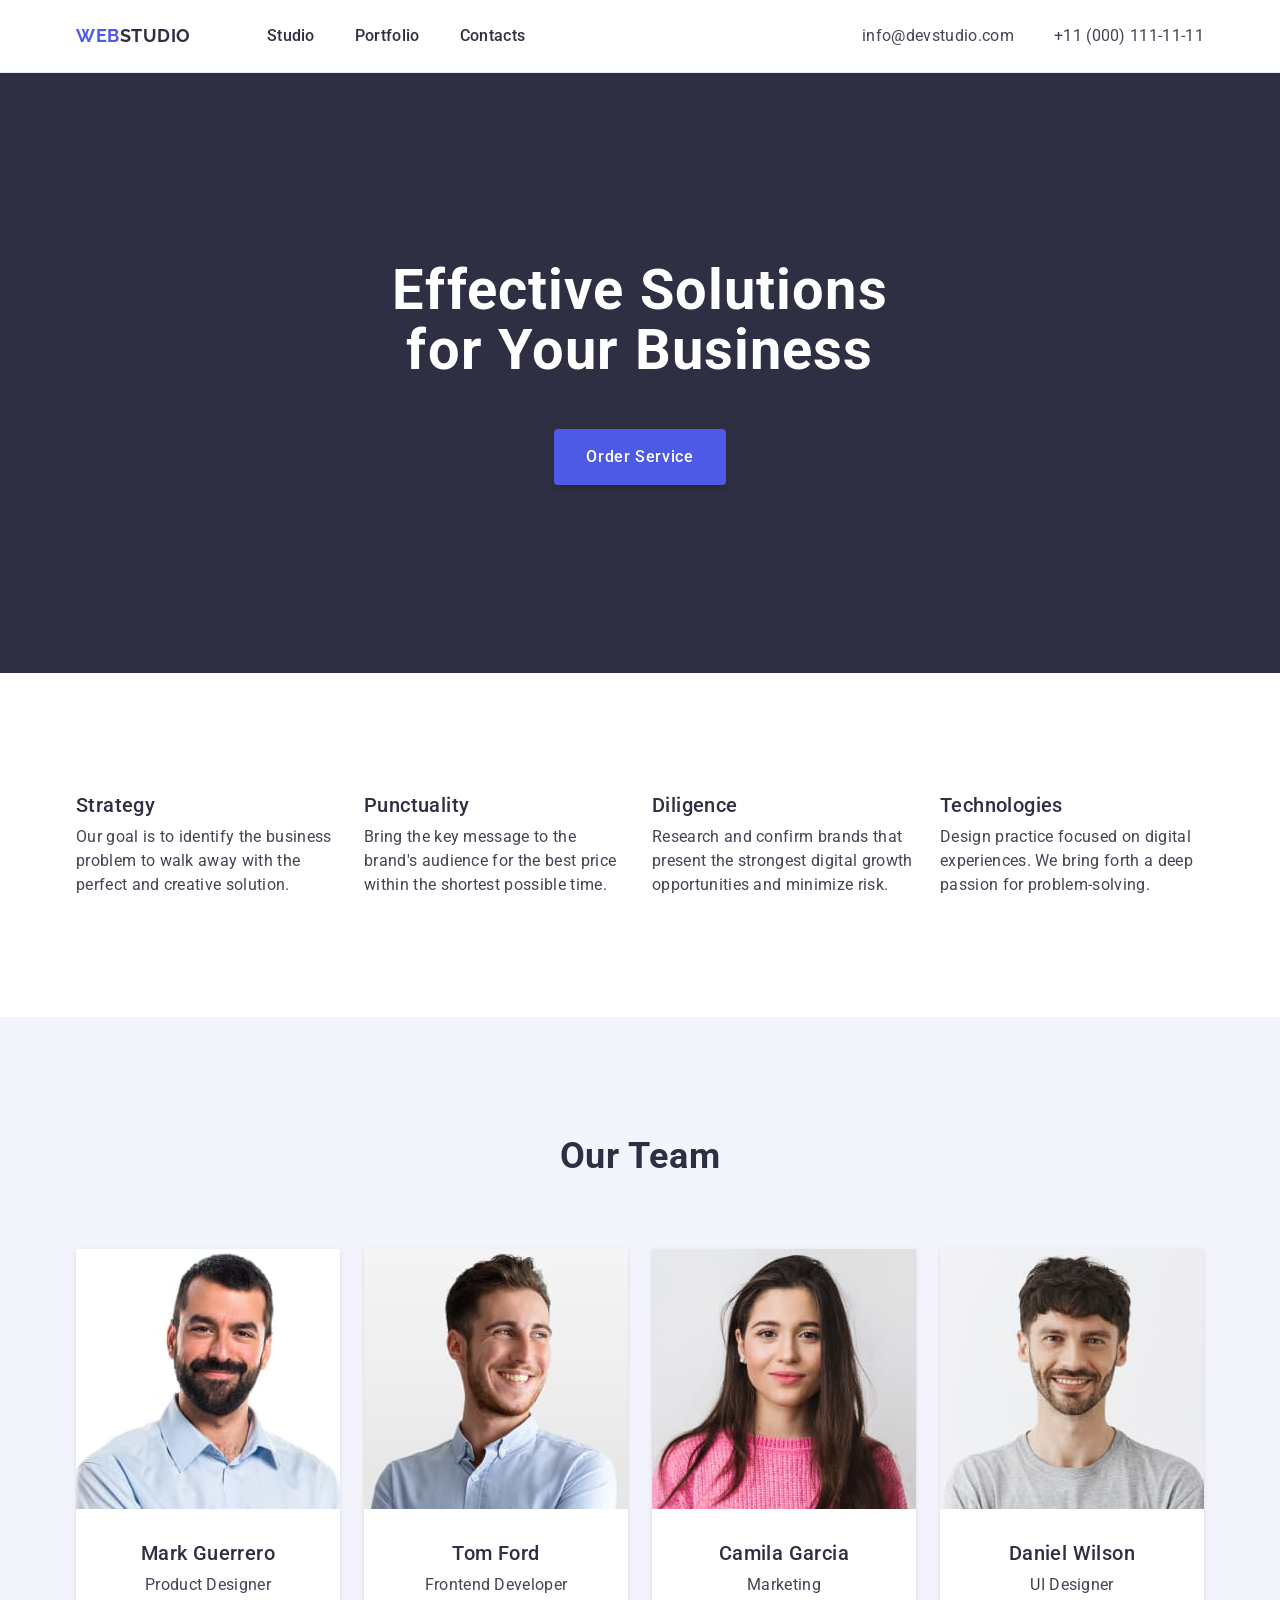
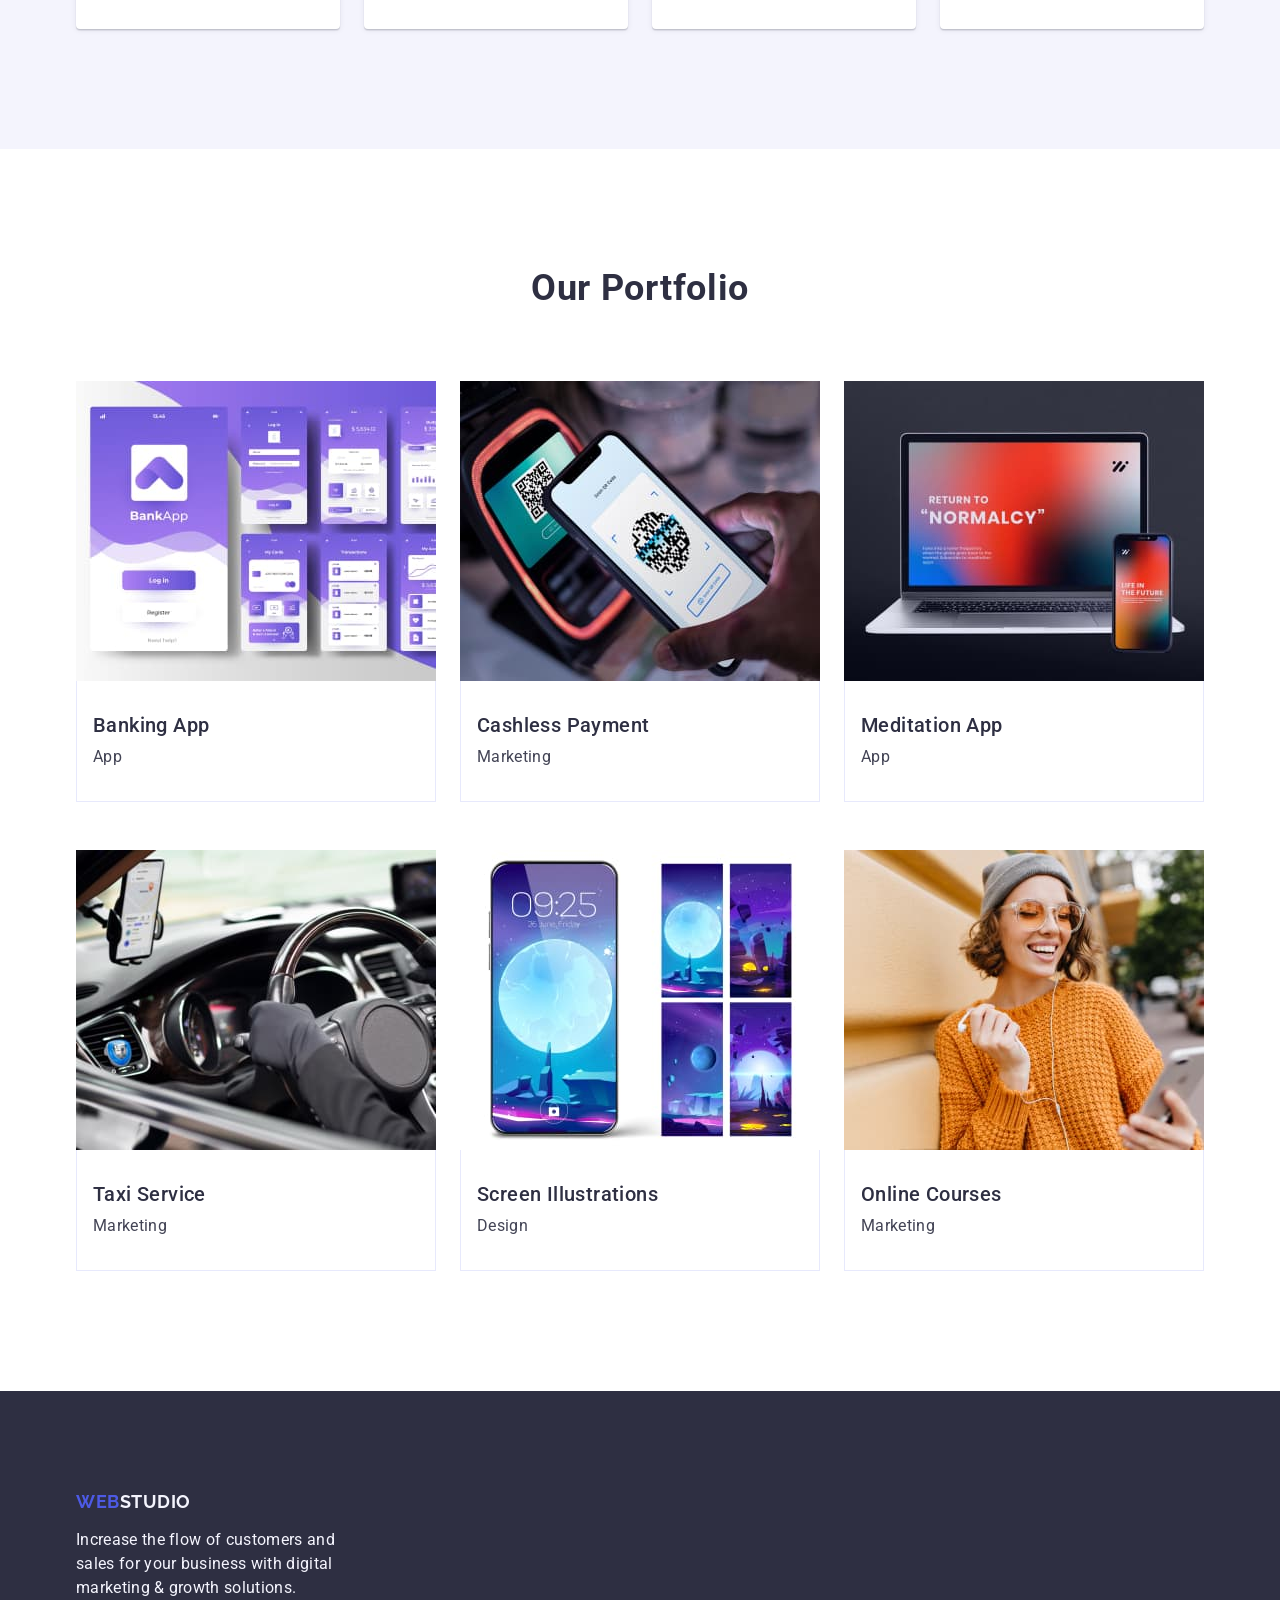
<file: index.html>
<!DOCTYPE html>
<html lang="en">
  <head>
    <meta charset="UTF-8" />
    <meta name="viewport" content="width=device-width, initial-scale=1.0" />

    <title>Studio</title>

    <link
      rel="stylesheet"
      href="https://cdnjs.cloudflare.com/ajax/libs/modern-normalize/2.0.0/modern-normalize.min.css"
    />

    <link rel="preconnect" href="https://fonts.googleapis.com" />
    <link rel="preconnect" href="https://fonts.gstatic.com" crossorigin />
    <link
      href="https://fonts.googleapis.com/css2?family=Raleway:wght@700&family=Roboto:wght@400;500;700&display=swap"
      rel="stylesheet"
    />

    <link rel="stylesheet" href="./css/styles.css" />
  </head>
  <body>
    <!-- Header -->
    <header class="header">
      <div class="container header-container">
        <nav class="nav">
          <a class="nav-logo link" href="./index.html"
            >Web<span class="nav-accent">Studio</span></a
          >
          <ul class="nav-list list">
            <li class="nav-item">
              <a class="nav-link link" href="./index.html">Studio</a>
            </li>
            <li class="nav-item">
              <a class="nav-link link" href="">Portfolio</a>
            </li>
            <li class="nav-item">
              <a class="nav-link link" href="">Contacts</a>
            </li>
          </ul>
        </nav>
        <address class="contact">
          <ul class="contact-list list">
            <li class="contact-item">
              <a class="contact-link link" href="mailto:info@devstudio.com"
                >info@devstudio.com</a
              >
            </li>
            <li class="contact-item">
              <a class="contact-link link" href="tel:+110001111111"
                >+11 (000) 111-11-11</a
              >
            </li>
          </ul>
        </address>
      </div>
    </header>

    <!-- Main content -->
    <main>
      <!-- Hero -->
      <section class="hero">
        <div class="container">
          <h1 class="hero-title">Effective Solutions for Your Business</h1>
          <button class="hero-button" type="button">Order Service</button>
        </div>
      </section>
      <!-- Features -->
      <section class="features section">
        <div class="container">
          <h2 class="title visually-hidden">Features</h2>
          <ul class="features-list list">
            <li class="features-item">
              <h3 class="subtitle">Strategy</h3>
              <p class="features-text">
                Our goal is to identify the business problem to walk away with
                the perfect and creative solution.
              </p>
            </li>
            <li class="features-item">
              <h3 class="subtitle">Punctuality</h3>
              <p class="features-text">
                Bring the key message to the brand's audience for the best price
                within the shortest possible time.
              </p>
            </li>
            <li class="features-item">
              <h3 class="subtitle">Diligence</h3>
              <p class="features-text">
                Research and confirm brands that present the strongest digital
                growth opportunities and minimize risk.
              </p>
            </li>
            <li class="features-item">
              <h3 class="subtitle">Technologies</h3>
              <p class="features-text">
                Design practice focused on digital experiences. We bring forth a
                deep passion for problem-solving.
              </p>
            </li>
          </ul>
        </div>
      </section>
      <!-- Team -->
      <section class="team section">
        <div class="container">
          <h2 class="title team-title">Our Team</h2>
          <ul class="team-list list">
            <li class="team-item">
              <img
                src="./images/team/mark-guerrero.jpg"
                alt="Mark Guerrero avatar"
                width="264"
                height="260"
              />
              <div class="team-box">
                <h3 class="subtitle">Mark Guerrero</h3>
                <p class="team-text">Product Designer</p>
              </div>
            </li>
            <li class="team-item">
              <img
                src="./images/team/tom-ford.jpg"
                alt="Tom Ford avatar"
                width="264"
                height="260"
              />
              <div class="team-box">
                <h3 class="subtitle">Tom Ford</h3>
                <p class="team-text">Frontend Developer</p>
              </div>
            </li>
            <li class="team-item">
              <img
                src="./images/team/camila-garcia.jpg"
                alt="Camila Garcia avatar"
                width="264"
                height="260"
              />
              <div class="team-box">
                <h3 class="subtitle">Camila Garcia</h3>
                <p class="team-text">Marketing</p>
              </div>
            </li>
            <li class="team-item">
              <img
                src="./images/team/daniel-wilson.jpg"
                alt="Daniel Wilson avatar"
                width="264"
                height="260"
              />
              <div class="team-box">
                <h3 class="subtitle">Daniel Wilson</h3>
                <p class="team-text">UI Designer</p>
              </div>
            </li>
          </ul>
        </div>
      </section>
      <!-- Portfolio -->
      <section class="portfolio section">
        <div class="container">
          <h2 class="title portfolio-title">Our Portfolio</h2>
          <ul class="portfolio-list list">
            <li class="portfolio-item">
              <img
                src="./images/portfolio/banking-app.jpg"
                alt="BankApp mobile application interface"
                width="360"
                height="300"
              />
              <div class="portfolio-box">
                <h3 class="subtitle">Banking App</h3>
                <p class="portfolio-text">App</p>
              </div>
            </li>
            <li class="portfolio-item">
              <img
                src="./images/portfolio/cashless-payment.jpg"
                alt="A phone scanning a QR code on another device"
                width="360"
                height="300"
              />
              <div class="portfolio-box">
                <h3 class="subtitle">Cashless Payment</h3>
                <p class="portfolio-text">Marketing</p>
              </div>
            </li>
            <li class="portfolio-item">
              <img
                src="./images/portfolio/meditation-app.jpg"
                alt="Laptop and phone"
                width="360"
                height="300"
              />
              <div class="portfolio-box">
                <h3 class="subtitle">Meditation App</h3>
                <p class="portfolio-text">App</p>
              </div>
            </li>
            <li class="portfolio-item">
              <img
                src="./images/portfolio/taxi-service.jpg"
                alt="Interior of a black car"
                width="360"
                height="300"
              />
              <div class="portfolio-box">
                <h3 class="subtitle">Taxi Service</h3>
                <p class="portfolio-text">Marketing</p>
              </div>
            </li>
            <li class="portfolio-item">
              <img
                src="./images/portfolio/screen-illustrationsjpg.jpg"
                alt="Four wallpaper options for the phone screen"
                width="360"
                height="300"
              />
              <div class="portfolio-box">
                <h3 class="subtitle">Screen Illustrations</h3>
                <p class="portfolio-text">Design</p>
              </div>
            </li>
            <li class="portfolio-item">
              <img
                src="./images/portfolio/online-courses.jpg"
                alt="Girl listening to music in headphones on the phone"
                width="360"
                height="300"
              />
              <div class="portfolio-box">
                <h3 class="subtitle">Online Courses</h3>
                <p class="portfolio-text">Marketing</p>
              </div>
            </li>
          </ul>
        </div>
      </section>
    </main>

    <!-- Footer -->
    <footer class="footer">
      <div class="container">
        <a class="footer-logo link" href="./index.html"
          >Web<span class="footer-accent">Studio</span></a
        >
        <p class="footer-text">
          Increase the flow of customers and sales for your business with
          digital marketing & growth solutions.
        </p>
      </div>
    </footer>
  </body>
</html>
</file>
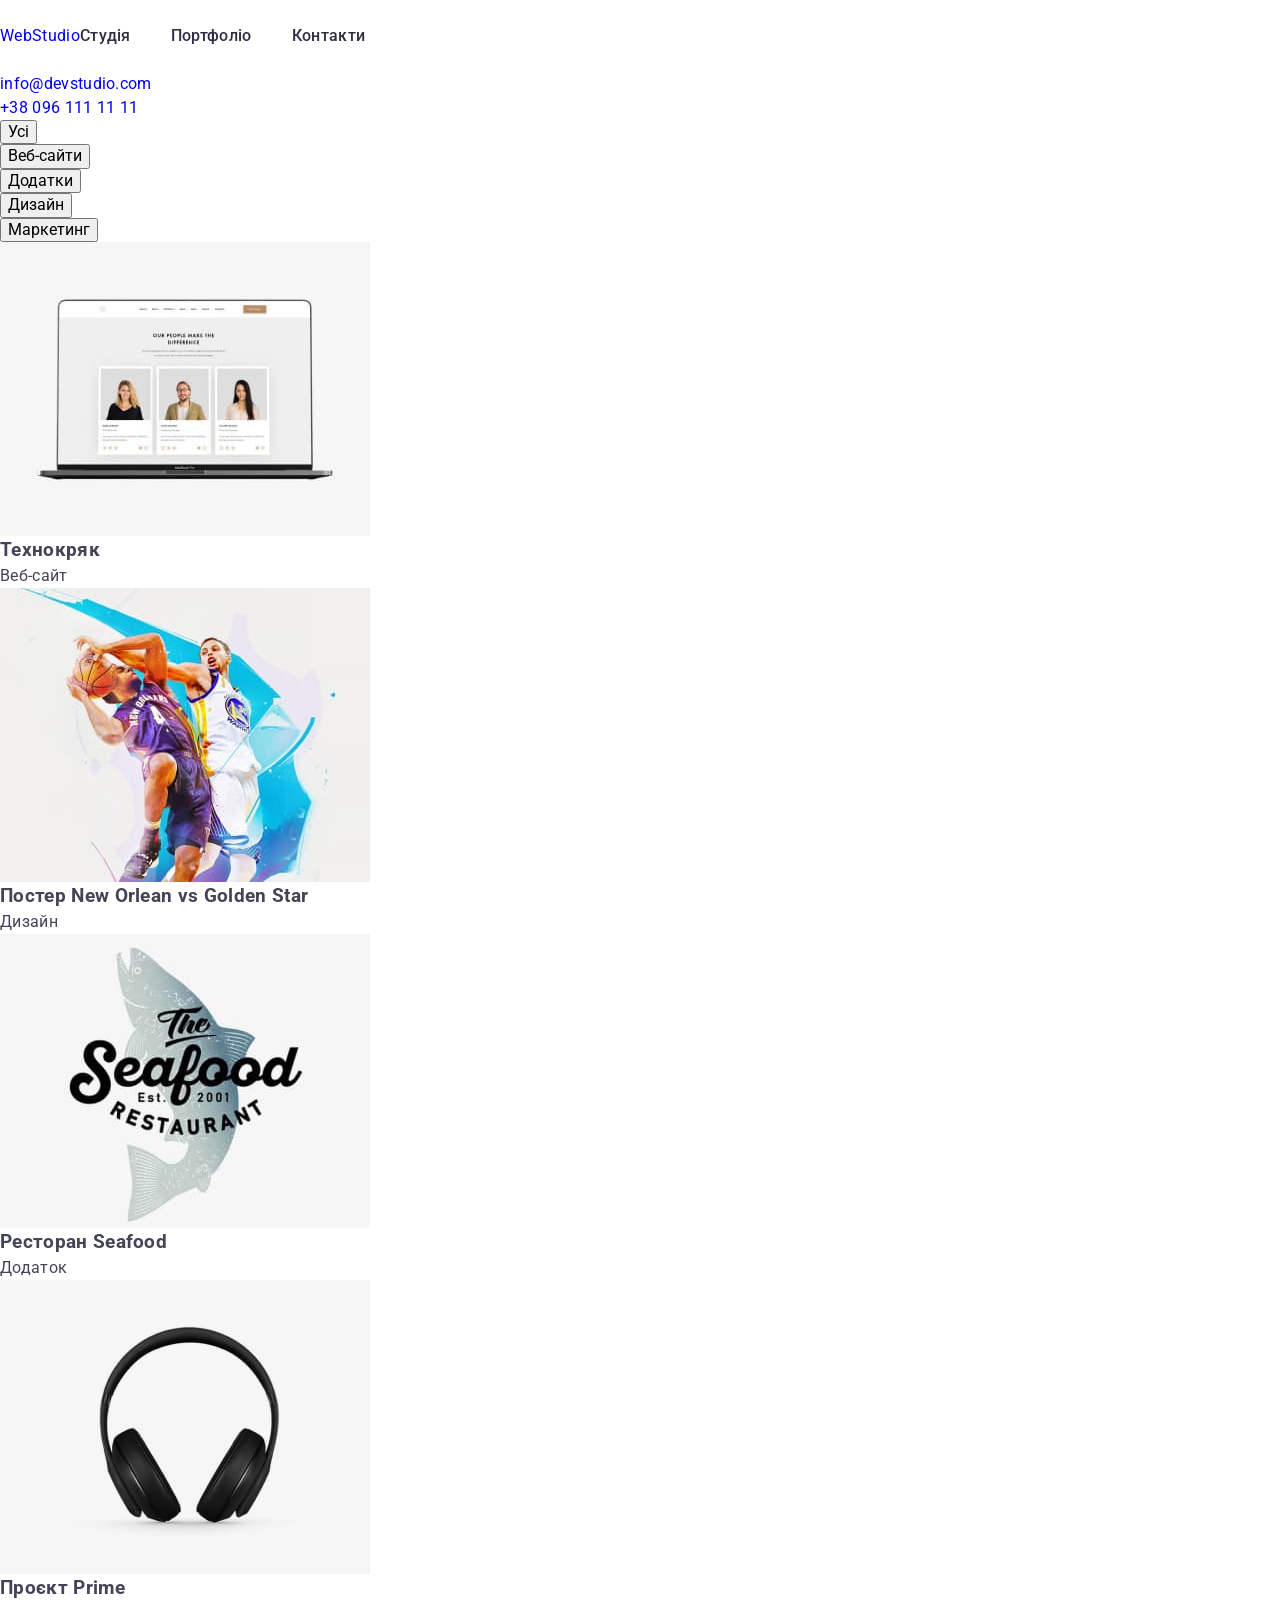
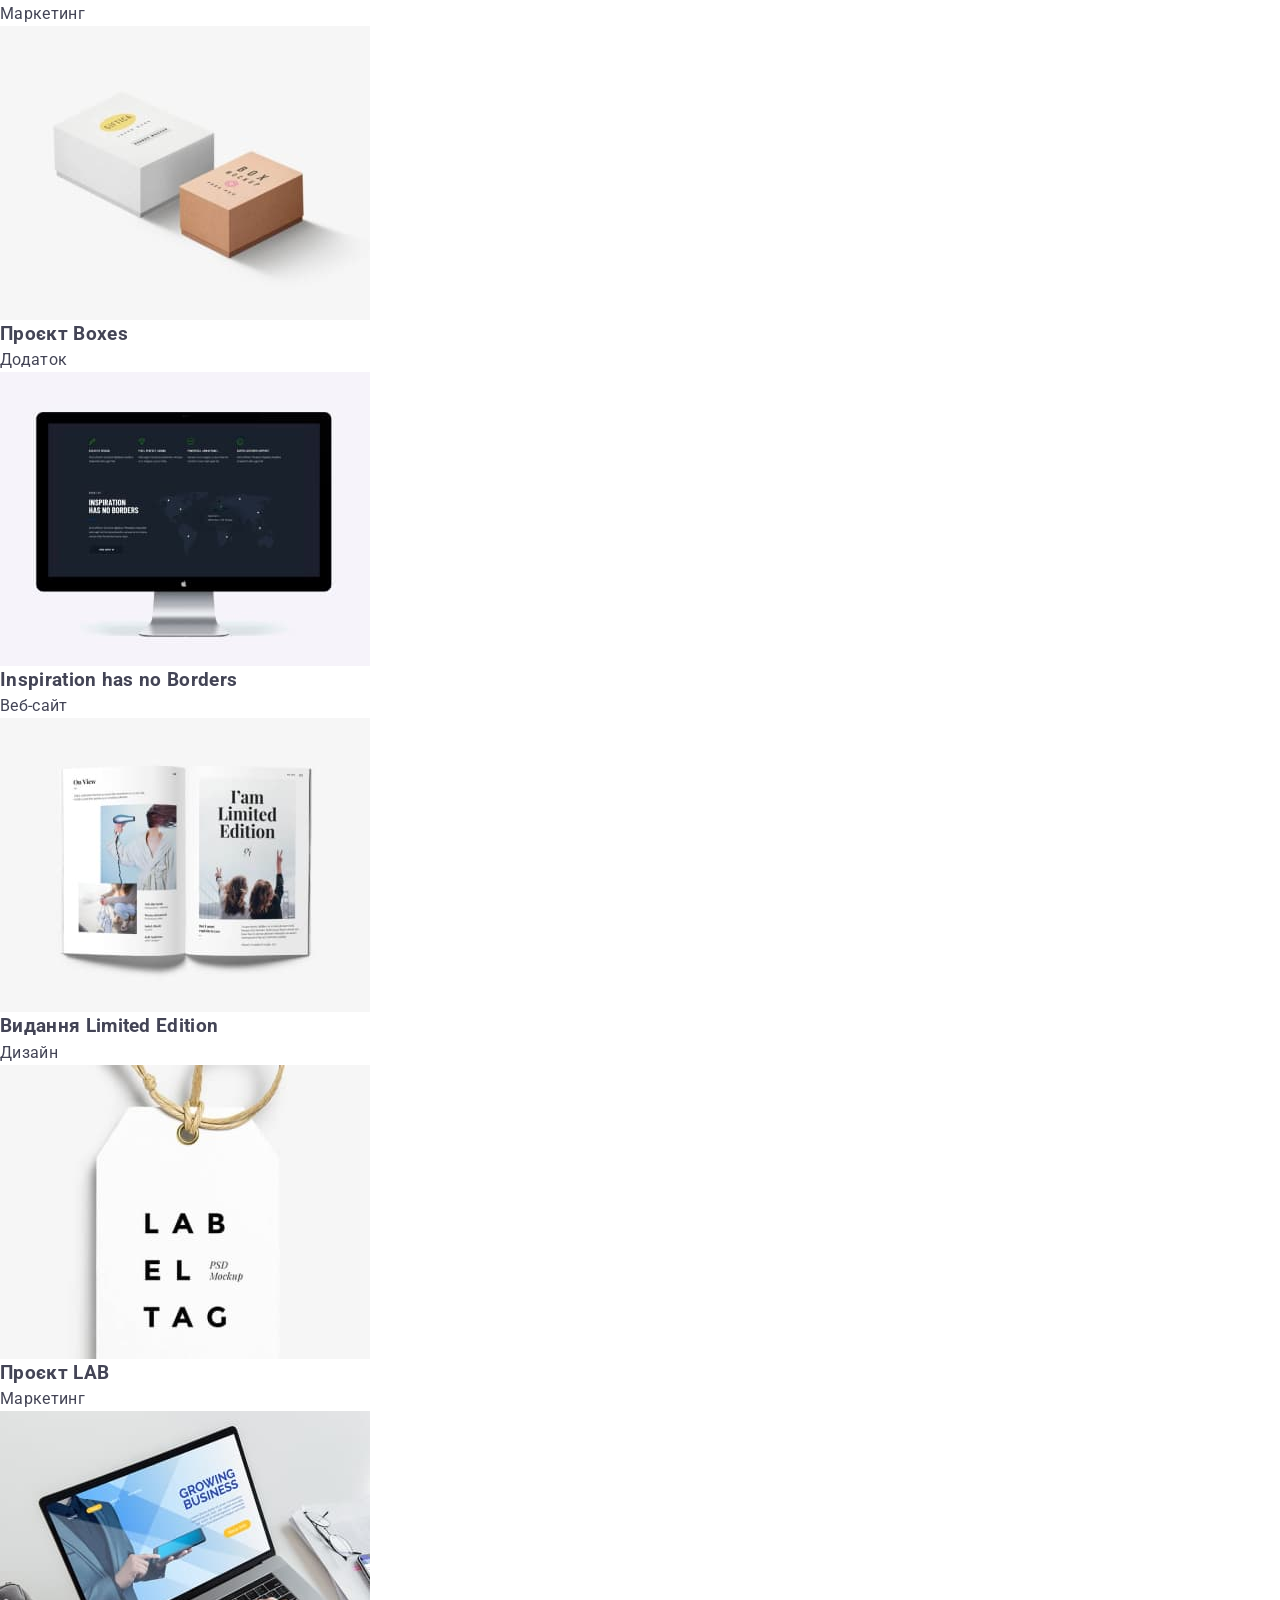
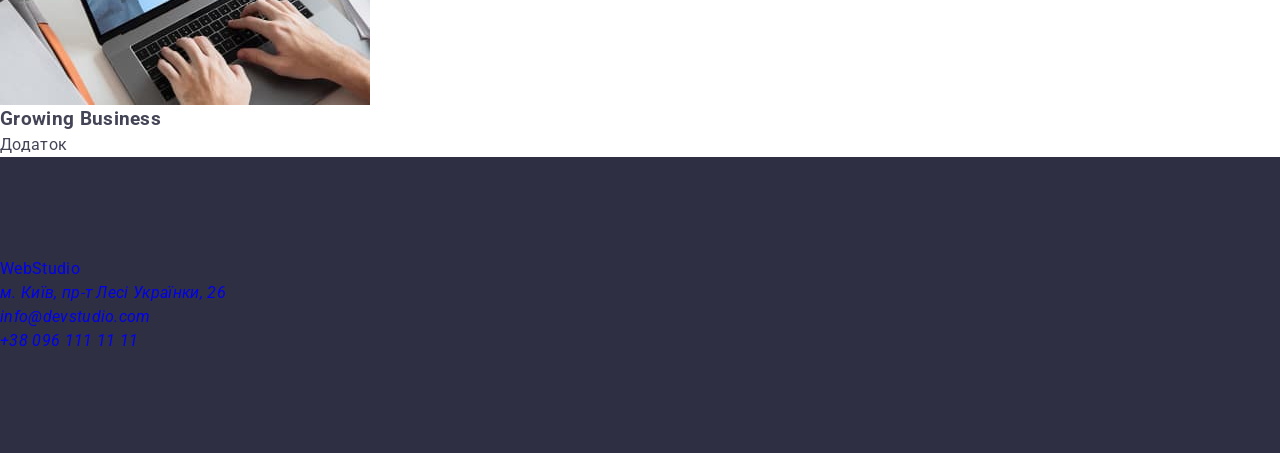
<file: portfolio.html>
<!DOCTYPE html>
<html lang="uk">
  <head>
    <meta charset="UTF-8" />
    <meta http-equiv="X-UA-Compatible" content="IE=edge" />
    <meta name="viewport" content="width=device-width, initial-scale=1.0" />
    <title>Портфоліо</title>
    <link rel="preconnect" href="https://fonts.googleapis.com" />
    <link rel="preconnect" href="https://fonts.gstatic.com" crossorigin />
    <link
      href="https://fonts.googleapis.com/css2?family=Montserrat:wght@400;700&family=Raleway:wght@700&family=Roboto:wght@400;500;700;900&display=swap"
      rel="stylesheet"
    />
    <link
      rel="stylesheet"
      href="https://cdnjs.cloudflare.com/ajax/libs/modern-normalize/1.1.0/modern-normalize.min.css"
    />
    <link rel="stylesheet" href="./css/styles.css" />
  </head>
  <body>
    <!-- Шапка сайту -->
    <header>
      <nav class="nav">
        <a href="./" class="logo link"
          >Web<span class="logo-dark">Studio</span></a
        >
        <ul class="nav-list list">
          <li class="nav-item">
            <a href="./" class="nav-link link">Студія</a>
          </li>
          <li class="nav-item">
            <a href="./portfolio.html" class="nav-link link current"
              >Портфоліо</a
            >
          </li>
          <li class="nav-item">
            <a href="#" class="nav-link link">Контакти</a>
          </li>
        </ul>
      </nav>
      <ul class="contacts-list list">
        <li class="contacts-item">
          <a href="mailto:info@devstudio.com" class="contacts-link link"
            >info@devstudio.com</a
          >
        </li>
        <li class="contacts-item">
          <a href="tel:+380961111111" class="contacts-link link"
            >+38 096 111 11 11</a
          >
        </li>
      </ul>
    </header>

    <!-- Основний контент -->
    <main>
      <!-- Портфоліо -->
      <section>
        <h1 class="title visually-hidden">Портфоліо</h1>
        <ul class="filter-list list">
          <li class="filter-item">
            <button type="button" class="filter-button">Усі</button>
          </li>
          <li class="filter-item">
            <button type="button" class="filter-button">Веб-сайти</button>
          </li>
          <li class="filter-item">
            <button type="button" class="filter-button">Додатки</button>
          </li>
          <li class="filter-item">
            <button type="button" class="filter-button">Дизайн</button>
          </li>
          <li class="filter-item">
            <button type="button" class="filter-button">Маркетинг</button>
          </li>
        </ul>
        <ul class="cards-list list">
          <li class="cards-item">
            <img
              src="./images/portfolio1.jpg"
              alt="Ноутбук з відкритим сайтом"
              width="370"
              class="cards-image"
            />
            <h3 class="cards-title">Технокряк</h3>
            <p class="cards-text">Веб-сайт</p>
          </li>
          <li class="cards-item">
            <img
              src="./images/portfolio2.jpg"
              alt="Два баскетболісти з м'ячем"
              width="370"
              class="cards-image"
            />
            <h3 class="cards-title">Постер New Orlean vs Golden Star</h3>
            <p class="cards-text">Дизайн</p>
          </li>
          <li class="cards-item">
            <img
              src="./images/portfolio3.jpg"
              alt="Логотип ресторану The Seafood, Est. 2001"
              width="370"
              class="cards-image"
            />
            <h3 class="cards-title">Ресторан Seafood</h3>
            <p class="cards-text">Додаток</p>
          </li>
          <li class="cards-item">
            <img
              src="./images/portfolio4.jpg"
              alt="Навушники"
              width="370"
              class="cards-image"
            />
            <h3 class="cards-title">Проєкт Prime</h3>
            <p class="cards-text">Маркетинг</p>
          </li>
          <li class="cards-item">
            <img
              src="./images/portfolio5.jpg"
              alt="Дві коробочки білого та коричневого кольору"
              width="370"
              class="cards-image"
            />
            <h3 class="cards-title">Проєкт Boxes</h3>
            <p class="cards-text">Додаток</p>
          </li>
          <li class="cards-item">
            <img
              src="./images/portfolio6.jpg"
              alt="Монітор Apple з відкритим сайтом"
              width="370"
              class="cards-image"
            />
            <h3 class="cards-title">Inspiration has no Borders</h3>
            <p class="cards-text">Веб-сайт</p>
          </li>
          <li class="cards-item">
            <img
              src="./images/portfolio7.jpg"
              alt="Журнал з фотографіями та текстом"
              width="370"
              class="cards-image"
            />
            <h3 class="cards-title">Видання Limited Edition</h3>
            <p class="cards-text">Дизайн</p>
          </li>
          <li class="cards-item">
            <img
              src="./images/portfolio8.jpg"
              alt="Бірка з написом LAB EL TAG"
              width="370"
              class="cards-image"
            />
            <h3 class="cards-title">Проєкт LAB</h3>
            <p class="cards-text">Маркетинг</p>
          </li>
          <li class="cards-item">
            <img
              src="./images/portfolio9.jpg"
              alt="Ноутбук з відкритим сайтом Growing Business"
              width="370"
              class="cards-image"
            />
            <h3 class="cards-title">Growing Business</h3>
            <p class="cards-text">Додаток</p>
          </li>
        </ul>
      </section>
    </main>

    <!-- Підвал сайту -->
    <footer class="footer">
      <a href="/" class="logo link"
        >Web<span class="logo-light">Studio</span></a
      >
      <address class="address">
        <ul class="address-list list">
          <li class="address-item">
            <a
              href="https://goo.gl/maps/JyWRD4vzPV1qkV4U6"
              target="_blank"
              rel="noreferrer noopener"
              class="address-link link"
              >м. Київ, пр-т Лесі Українки, 26
            </a>
          </li>
          <li class="address-item">
            <a
              href="mailto:info@devstudio.com"
              class="address-link transparent link"
              >info@devstudio.com</a
            >
          </li>
          <li class="address-item">
            <a href="tel:+380961111111" class="address-link transparent link"
              >+38 096 111 11 11</a
            >
          </li>
        </ul>
      </address>
    </footer>
  </body>
</html>
</file>
<file: css/styles.css>
:root {
  --prymary-font: "Roboto", sans-serif;
  --secondary-font: "Raleway", sans-serif;

  --prymary-bg-color: #ffffff;
  --secondary-bg-color: #2e2f42;
  --tertiary-bg-color: #f4f4fd;
  --quaternary-bg-color: #ffffff;

  --prymary-text-color: #434455;
  --secondary-text-color: #2e2f42;
  --tertiary-text-color: #ffffff;
  --quaternary-text-color: #f4f4fd;

  --prymary-accent-color: #4d5ae5;
  --secondary-accent-color: #404bbf;

  --border-color: #e7e9fc;
}

body {
  background-color: var(--prymary-bg-color);
  color: var(--prymary-text-color);
  font-family: var(--prymary-font);
  font-size: 16px;
  line-height: 1.5;
  letter-spacing: 0.32px;
}

h1,
h2,
h3,
h4,
h5,
h6,
p {
  margin-top: 0;
  margin-bottom: 0;
}

ul,
ol {
  margin-top: 0;
  margin-bottom: 0;
  padding-left: 0;
}

img {
  display: block;
}

.link {
  text-decoration: none;
}

.list {
  list-style-type: none;
}

button {
  cursor: pointer;
}

.title {
  color: var(--secondary-text-color);
  font-size: 36px;
  font-weight: 700;
  line-height: 1.11;
  letter-spacing: 0.72px;
  text-transform: capitalize;
  text-align: center;
}

.subtitle {
  color: var(--secondary-text-color);
  font-size: 20px;
  font-weight: 500;
  line-height: 1.2;
  letter-spacing: 0.4px;
  margin-bottom: 8px;
}

.container {
  width: 1158px;
  padding-left: 15px;
  padding-right: 15px;
  margin-left: auto;
  margin-right: auto;
}

.section {
  padding-top: 120px;
  padding-bottom: 120px;
}

/* ========== Header ========== */

.header {
  border-bottom: 1px solid var(--border-color);
}

.header-container {
  display: flex;
  align-items: center;
}

.nav {
  display: flex;
  align-items: center;
}

.nav-logo {
  color: var(--prymary-accent-color);
  font-family: var(--secondary-font);
  font-size: 18px;
  font-weight: 700;
  line-height: 1.17;
  letter-spacing: 0.54px;
  text-transform: uppercase;
  margin-right: 76px;
}

.nav-accent {
  color: var(--secondary-text-color);
}

.nav-list {
  display: flex;
  gap: 40px;
}

.nav-link {
  display: block;
  padding-top: 24px;
  padding-bottom: 24px;
  color: var(--secondary-text-color);
  font-weight: 500;
}

.nav-link:hover,
.nav-link:focus {
  color: var(--secondary-accent-color);
}

.contact {
  margin-left: auto;
  font-style: normal;
}

.contact-list {
  display: flex;
  gap: 40px;
}

.contact-link {
  color: var(--prymary-text-color);
}

.contact-link:hover,
.contact-link:focus {
  color: var(--secondary-accent-color);
}

/* ========== Main content ========== */

/* Hero */

.hero {
  background-color: var(--secondary-bg-color);
  text-align: center;
  padding-top: 188px;
  padding-bottom: 188px;
}

.hero-title {
  color: var(--tertiary-text-color);
  font-size: 56px;
  font-weight: 700;
  line-height: 1.07;
  letter-spacing: 1.12px;
  margin-bottom: 48px;
  max-width: 496px;
  margin-left: auto;
  margin-right: auto;
}

.hero-button {
  background-color: var(--prymary-accent-color);
  color: var(--tertiary-text-color);
  font-weight: 500;
  letter-spacing: 0.64px;
  line-height: 1.5;

  display: block;
  min-width: 169px;
  padding: 16px 32px;
  margin: 0 auto;
  border: 0;
  border-radius: 4px;
  box-shadow: 0px 4px 4px 0px rgba(0, 0, 0, 0.15);
}

.hero-button:hover,
.hero-button:focus {
  background-color: var(--secondary-accent-color);
}

/* Features */

.visually-hidden {
  position: absolute;
  width: 1px;
  height: 1px;
  margin: -1px;
  border: 0;
  padding: 0;
  white-space: nowrap;
  clip-path: inset(100%);
  clip: rect(0 0 0 0);
  overflow: hidden;
}

.features-list {
  display: flex;
  gap: 24px;
}

.features-item {
  width: calc((100% - 72px) / 4);
}

/* Team */

.team {
  background-color: var(--tertiary-bg-color);
}

.team-title {
  margin-bottom: 72px;
  text-align: center;
}

.team-list {
  display: flex;
  gap: 24px;
}

.team-item {
  width: calc((100% - 72px) / 4);
  border-top-left-radius: 0px;
  border-top-right-radius: 0px;
  border-bottom-right-radius: 4px;
  border-bottom-left-radius: 4px;

  box-shadow: 0px 2px 1px 0px rgba(46, 47, 66, 0.08),
    0px 1px 1px 0px rgba(46, 47, 66, 0.16),
    0px 1px 6px 0px rgba(46, 47, 66, 0.08);

  background-color: var(--quaternary-bg-color);
}

.team-box {
  padding-top: 32px;
  padding-bottom: 32px;
  text-align: center;
}

.team-text {
  text-align: center;
}

/* Portfolio */

.portfolio-title {
  margin-bottom: 72px;
}

.portfolio-list {
  display: flex;
  flex-wrap: wrap;
  gap: 24px;
  row-gap: 48px;
}

.portfolio-box {
  padding: 32px 16px;
  border: 1px solid var(--border-color);
  border-top: 0;
}

.portfolio-item {
  width: calc((100% - 48px) / 3);
}

/* ========== Footer ========== */

.footer {
  background-color: var(--secondary-bg-color);
  padding-top: 100px;
  padding-bottom: 100px;
}

.footer-logo {
  display: inline-block;
  margin-bottom: 16px;
  color: var(--prymary-accent-color);
  font-family: var(--secondary-font);
  font-size: 18px;
  font-weight: 700;
  line-height: 1.17;
  letter-spacing: 0.54px;
  text-transform: uppercase;
}

.footer-accent {
  color: var(--quaternary-text-color);
}

.footer-text {
  width: 264px;
  color: var(--quaternary-text-color);
}
</file>
